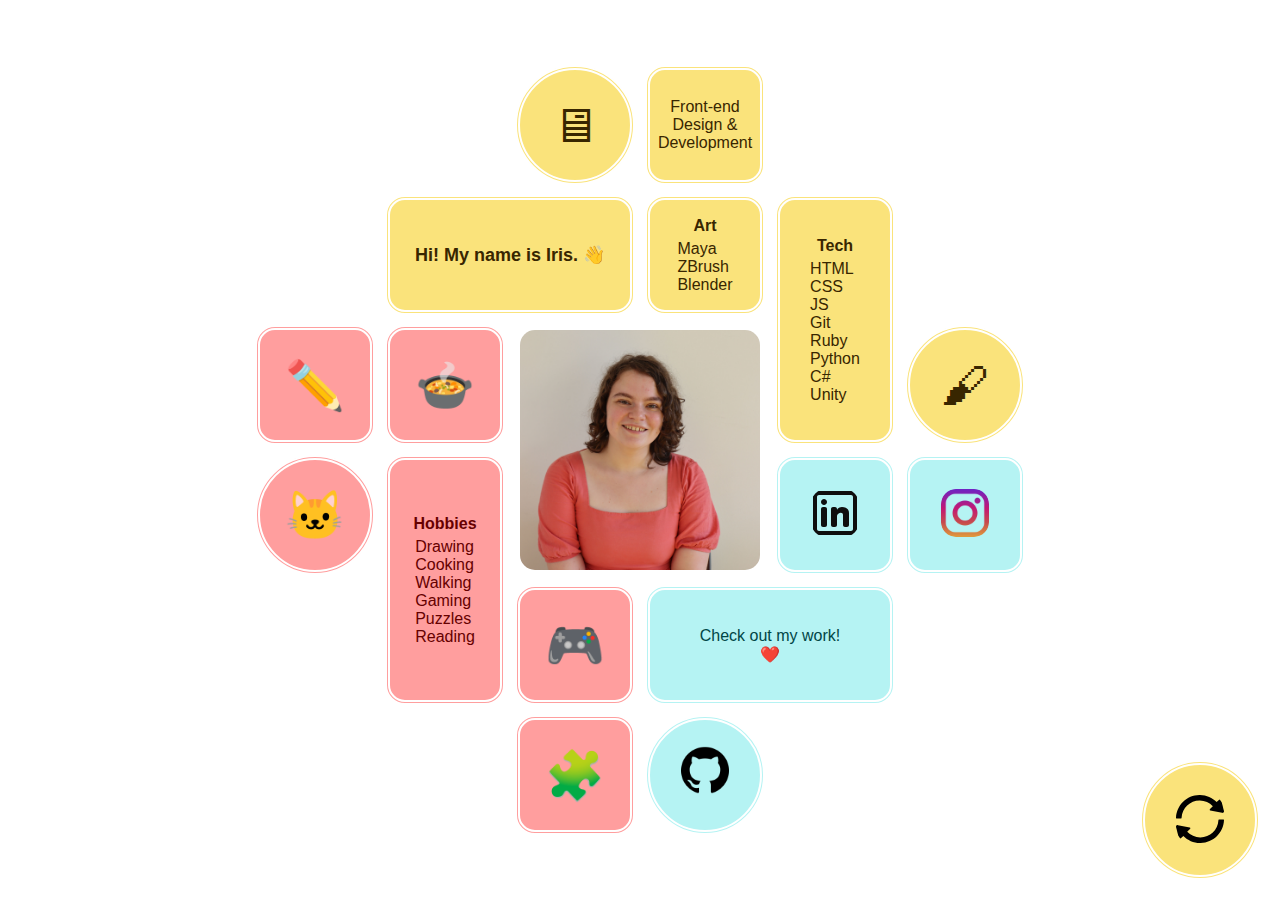
<file: index.html>
<!DOCTYPE html>
<html lang="en">

<head>
  <meta charset="UTF-8">
  <meta name="viewport" content="width=device-width, initial-scale=1.0">
  <link rel="stylesheet" href="styles/style.css">
  <title>Iris van Willigen</title>
</head>

<body>
  <main>
    <div class="art-main">
      <img src="assets/Squad1G-Iris.jpg" alt="">
    </div>
    <div class="art1 circle skill">🖥</div>
    <div class="art2 skill" tabindex="0">Front-end Design & Development</div>
    <div class="art3 skill" tabindex="0">
      <h1>Hi! My name is Iris. 👋</h1>
    </div>
    <div class="art4 skill" tabindex="0">
      <h2>Art</h2>
      <ul>
        <li>Maya</li>
        <li>ZBrush</li>
        <li>Blender</li>
      </ul>
    </div>
    <div class="art5 skill" tabindex="0">
      <h2>Tech</h2>
      <ul>
        <li>HTML</li>
        <li>CSS</li>
        <li>JS</li>
        <li>Git</li>
        <li>Ruby</li>
        <li>Python</li>
        <li>C#</li>
        <li>Unity</li>
      </ul>
    </div>
    <div class="art6 hobby icon">✏️</div>
    <div class="art7 hobby" tabindex="0">
      <h2>Hobbies</h2>
      <ul>
        <li>Drawing</li>
        <li>Cooking</li>
        <li>Walking</li>
        <li>Gaming</li>
        <li>Puzzles</li>
        <li>Reading</li>
      </ul>
    </div>
    <div class="art8 skill circle">🖌</div>
    <div class="art9 hobby circle">🐱</div>
    <div class="art10 social">
      <a href="https://www.linkedin.com/in/iris-van-willigen-678463292/" target="_blank"><img src="assets/linkedin-svgrepo-com.svg" alt="" class="logo"></a>
    </div>
    <div class="art11 social">
      <a href="https://www.instagram.com/yellowish_iris" target="_blank"><img class="logo" src="assets/instagram.png" alt=""></a>
    </div>
    <div class="art12 hobby icon">🎮</div>
    <div class="art13 hobby icon">🍲</div>
    <div class="art14 social" tabindex="0">
      Check out my work!
      <a href="https://irisvw.github.io/i-love-web/" target="_blank">❤️</a>
    </div>
    <div class="art15 hobby icon">🧩</div>
    <div class="art16 social circle">
      <a href="https://github.com/irisvw" target="_blank">
        <img class="logo" src="assets/github.png" alt=""></a>
    </div>
  </main>

  <button><img src="assets/spin3-svgrepo-com.svg" alt="" class="logo"></button>

  <script src="scripts/script.js"></script>
</body>

</html>
</file>
<file: styles/style.css>
* {
  box-sizing: border-box;
  font-family: sans-serif;
  margin: 0;
  padding: 0;
  --hobby-color: rgb(255, 158, 158);
  --skill-color: rgb(250, 227, 123);
  --social-color: rgb(181, 243, 243);
}

html {
  height: 100vh;
  overflow: hidden;
}

body {
  display: flex;
  justify-content: center;
  align-items: center;
  height: 100vh;
  color: black;
}

h1 {
  font-size: 18px;
}

h2 {
  font-size: 16px;
  margin-bottom: 5px;
}

main {
  display: grid;
  grid-template-columns: repeat(6, 120px);
  grid-template-rows: repeat(6, 120px);
  grid-template-areas:
    ".     .      art1     art2     .     .    "
    ".     art3   art3     art4     art5  .    "
    "art6  art13  art-main art-main art5  art8 "
    "art9  art7   art-main art-main art10 art11"
    ".     art7   art12    art14    art14 .    "
    ".     .      art15    art16    .     .    "
  ;
  justify-items: center;
  gap: 10px;
  align-items: start;
  text-align: center;
  transition: 1s;
}

@media screen and (min-width: 600px) and (max-width: 800px) {
  main {
    grid-template-columns: repeat(4, 120px);
    grid-template-rows: repeat(6, 120px);
    grid-template-areas:
      "art4   art1     art2     art8  "
      "art9   art3     art3     art5  "
      "art13  art-main art-main art5  "
      "art7   art-main art-main art10 "
      "art7   art12    art14    art14 "
      "art6   art15    art16    art11 "
    ;
  }
}

@media screen and (max-width: 600px) {
  html {
    overflow: auto;
  }

  body {
    height: auto;
    padding: 20px 0;
  }

  main {
    grid-template-columns: repeat(3, 120px);
    grid-template-rows: repeat(8, 120px);
    grid-template-areas:
      "art1     art2     art8  "
      "art3     art3     art5  "
      "art-main art-main art5  "
      "art-main art-main art4  "
      "art12    art16    art10 "
      "art15    art14    art14 "
      "art7     art9     art11 "
      "art7     art6     art13 "
    ;
  }
}

div {
  background-color: white;
  padding: 1rem;
  border: 5px double white;
  height: 100%;
  width: 100%;
  border-radius: 20px;
  display: flex;
  align-items: center;
  justify-content: center;
  text-align: center;
  overflow: hidden;
  flex-direction: column;
}

a {
  text-decoration: none;
}

.spin {
  rotate: 360deg;
}

main>* {
  transition: 1s ease-in-out;
}

img {
  height: 250px;
  width: 250px;
  object-fit: cover;
  border-radius: 15px;
}

button {
  position: fixed;
  height: 120px;
  width: 120px;
  border-radius: 100%;
  bottom: 20px;
  right: 20px;
  background-color: var(--skill-color);
  border: 5px double white;
}

ul {
  list-style: none;
  text-align: left;
}

.circle {
  border-radius: 100%;
  font-size: 48px;
}

.circle:hover {
  rotate: -360deg;
}

.square {
  border-radius: 0%;
}

.hobby {
  background-color: var(--hobby-color);
  color: rgb(102, 0, 0)
}

.skill {
  background-color: var(--skill-color);
  color: rgb(56, 38, 0);
}

.social {
  background-color: var(--social-color);
  color: rgb(0, 70, 70)
}

.logo {
  height: 48px;
  width: 48px;
  transition: .2s ease-in-out;
}

.logo:hover {
  height: 56px;
  width: 56px;
}

.icon {
  font-size: 48px;
}

/* Grid items */

.art-main {
  grid-area: art-main;
  height: 250px;
  width: 250px;
}

.art1 {
  grid-area: art1;
}

.art2 {
  grid-area: art2;
}

.art3 {
  grid-area: art3;
}

.art4 {
  grid-area: art4;
}

.art5 {
  grid-area: art5;
}

.art6 {
  grid-area: art6;
}

.art7 {
  grid-area: art7;
}

.art8 {
  grid-area: art8;
}

.art9 {
  grid-area: art9;
}

.art10 {
  grid-area: art10;
}

.art11 {
  grid-area: art11;
}

.art12 {
  grid-area: art12;
}

.art13 {
  grid-area: art13;
}

.art14 {
  grid-area: art14;
}

.art15 {
  grid-area: art15;
}

.art16 {
  grid-area: art16;
}
</file>
